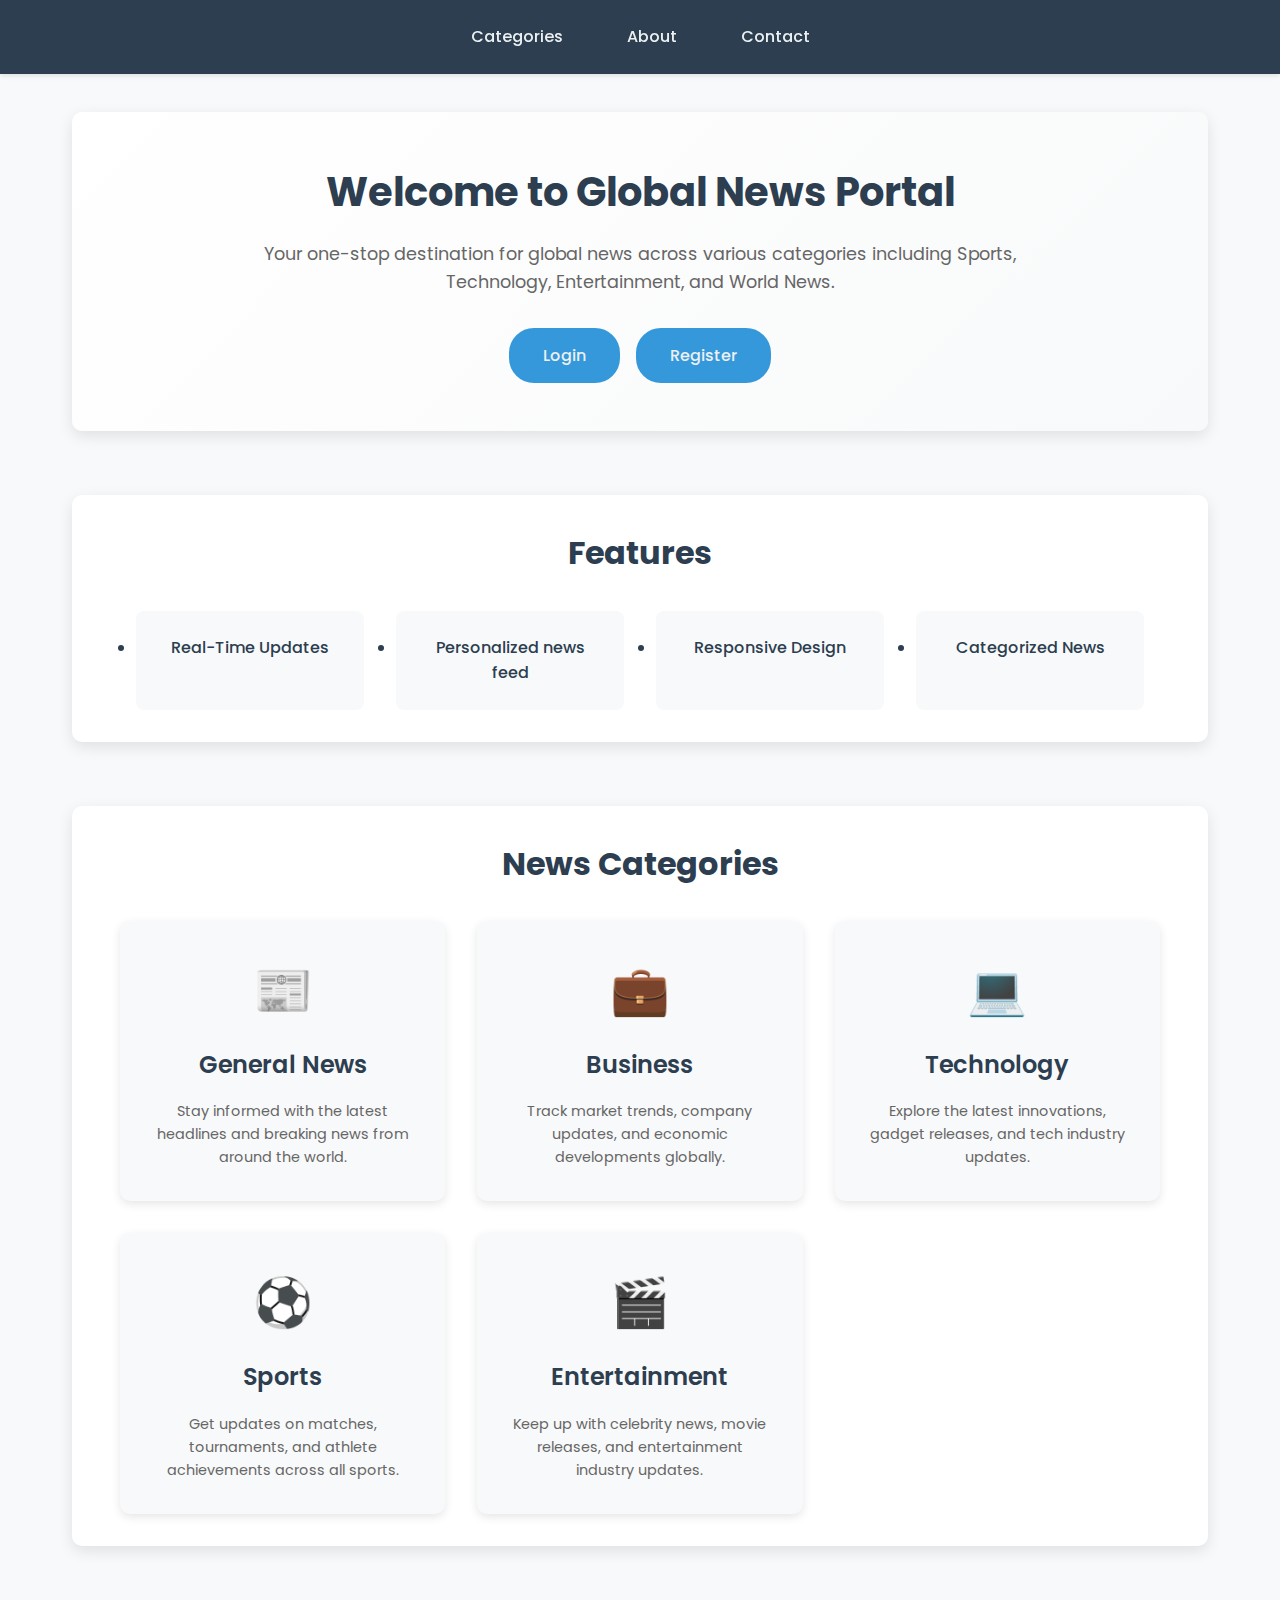
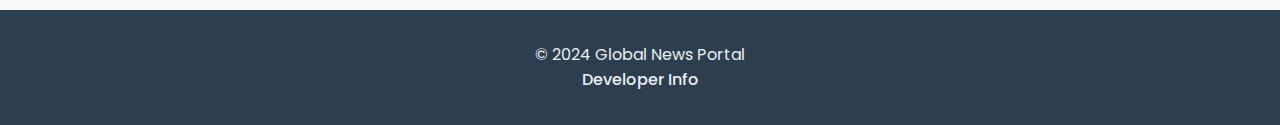
<file: index.html>
<!DOCTYPE html>
<html lang="en">
<head>
    <meta charset="UTF-8">
    <meta name="viewport" content="width=device-width, initial-scale=1.0">
    <title>Global News Portal</title>
    <link href="https://fonts.googleapis.com/css2?family=Poppins:wght@300;400;500;600;700&display=swap" rel="stylesheet">
    <style>
        :root {
            --primary-color: #2c3e50;
            --secondary-color: #3498db;
            --accent-color: #e74c3c;
            --text-light: #ecf0f1;
            --text-dark: #2c3e50;
            --background-light: #f8f9fa;
            --transition: all 0.3s ease;
        }

        * {
            margin: 0;
            padding: 0;
            box-sizing: border-box;
        }

        body {
            font-family: 'Poppins', sans-serif;
            line-height: 1.6;
            background-color: var(--background-light);
            color: var(--text-dark);
        }

        header {
            background-color: var(--primary-color);
            padding: 1.5rem 0;
            position: fixed;
            width: 100%;
            top: 0;
            z-index: 1000;
            box-shadow: 0 2px 5px rgba(0,0,0,0.1);
        }

        nav {
            max-width: 1200px;
            margin: 0 auto;
            padding: 0 2rem;
        }

        nav ul {
            list-style: none;
            display: flex;
            justify-content: center;
            gap: 2rem;
        }

        nav a {
            color: var(--text-light);
            text-decoration: none;
            font-weight: 500;
            padding: 0.5rem 1rem;
            border-radius: 4px;
            transition: var(--transition);
        }

        nav a:hover {
            background-color: var(--secondary-color);
            transform: translateY(-2px);
        }

        main {
            max-width: 1200px;
            margin: 7rem auto 2rem;
            padding: 0 2rem;
        }

        .welcome-container {
            text-align: center;
            padding: 3rem 1rem;
            background: linear-gradient(135deg, #fff, #f8f9fa);
            border-radius: 10px;
            box-shadow: 0 5px 15px rgba(0,0,0,0.1);
        }

        .welcome-container h1 {
            font-size: 2.5rem;
            color: var(--primary-color);
            margin-bottom: 1rem;
        }

        .welcome-container p {
            font-size: 1.1rem;
            color: #666;
            max-width: 800px;
            margin: 0 auto 2rem;
        }

        .auth-buttons {
            display: flex;
            gap: 1rem;
            justify-content: center;
            margin-top: 2rem;
        }

        .auth-btn {
            background-color: var(--secondary-color);
            color: var(--text-light);
            padding: 0.8rem 2rem;
            border-radius: 25px;
            text-decoration: none;
            font-weight: 500;
            transition: var(--transition);
            border: 2px solid var(--secondary-color);
        }

        .auth-btn:hover {
            background-color: transparent;
            color: var(--secondary-color);
            transform: translateY(-3px);
        }

        .features {
            margin-top: 4rem;
            padding: 2rem;
            background: white;
            border-radius: 10px;
            box-shadow: 0 5px 15px rgba(0,0,0,0.1);
        }

        .features h2 {
            text-align: center;
            color: var(--primary-color);
            margin-bottom: 2rem;
            font-size: 2rem;
        }

        .features ul {
            display: grid;
            grid-template-columns: repeat(auto-fit, minmax(200px, 1fr));
            gap: 2rem;
            padding: 0 2rem;
        }

        .features li {
            text-align: center;
            padding: 1.5rem;
            background: var(--background-light);
            border-radius: 8px;
            transition: var(--transition);
            font-weight: 500;
        }

        .features li:hover {
            transform: translateY(-5px);
            box-shadow: 0 5px 15px rgba(0,0,0,0.1);
        }

        footer {
            background-color: var(--primary-color);
            color: var(--text-light);
            text-align: center;
            padding: 2rem;
            margin-top: 4rem;
        }

        footer a {
            color: var(--text-light);
            text-decoration: none;
            font-weight: 500;
            transition: var(--transition);
        }

        footer a:hover {
            color: var(--secondary-color);
        }

        @media (max-width: 768px) {
            nav ul {
                flex-direction: column;
                align-items: center;
                gap: 1rem;
            }

            .welcome-container h1 {
                font-size: 2rem;
            }

            .features ul {
                grid-template-columns: 1fr;
            }
        }

        .categories {
    margin-top: 4rem;
    padding: 2rem;
    background: white;
    border-radius: 10px;
    box-shadow: 0 5px 15px rgba(0,0,0,0.1);
}

.categories h2 {
    text-align: center;
    color: var(--primary-color);
    margin-bottom: 2rem;
    font-size: 2rem;
}

.categories-grid {
    display: grid;
    grid-template-columns: repeat(auto-fit, minmax(250px, 1fr));
    gap: 2rem;
    padding: 0 1rem;
}

.category-card {
    background: var(--background-light);
    border-radius: 10px;
    padding: 2rem;
    text-align: center;
    transition: var(--transition);
    cursor: pointer;
    box-shadow: 0 3px 10px rgba(0,0,0,0.1);
}

.category-card:hover {
    transform: translateY(-5px);
    box-shadow: 0 5px 15px rgba(0,0,0,0.2);
}

.category-icon {
    font-size: 3rem;
    margin-bottom: 1rem;
}

.category-title {
    color: var(--primary-color);
    font-size: 1.5rem;
    margin-bottom: 1rem;
    font-weight: 600;
}

.category-description {
    color: #666;
    font-size: 0.9rem;
    line-height: 1.6;
}

@media (max-width: 768px) {
    .categories-grid {
        grid-template-columns: 1fr;
        gap: 1.5rem;
    }

    .category-card {
        padding: 1.5rem;
    }

    .category-title {
        font-size: 1.3rem;
    }
}
        
    </style>
</head>
<body>
    <header>
        <nav>
            <ul>
                <li><a href="categories.html">Categories</a></li>
                <li><a href="about.html">About</a></li>
                <li><a href="developer-info.html">Contact</a></li>
            </ul>
        </nav>
    </header>

    <main>
        <section class="welcome-container">
            <h1>Welcome to Global News Portal</h1>
            <p>Your one-stop destination for global news across various categories including Sports, Technology, Entertainment, and World News.</p>
            <div class="auth-buttons">
                <a href="login.html" class="auth-btn">Login</a>
                <a href="register.html" class="auth-btn">Register</a>
            </div>
        </section>

        <section class="features">
            <h2>Features</h2>
            <ul>
                <li>Real-Time Updates</li>
                <li>Personalized news feed</li>
                <li>Responsive Design</li>
                <li>Categorized News</li>
            </ul>
        </section>

        <section class="categories">
            <h2>News Categories</h2>
            <div class="categories-grid">
                <div class="category-card" data-category="general">
                    <div class="category-icon">📰</div>
                    <h3 class="category-title">General News</h3>
                    <p class="category-description">
                        Stay informed with the latest headlines and breaking news from around the world.
                    </p>
                </div>
  
                <div class="category-card" data-category="business">
                    <div class="category-icon">💼</div>
                    <h3 class="category-title">Business</h3>
                    <p class="category-description">
                        Track market trends, company updates, and economic developments globally.
                    </p>
                </div>
  
                <div class="category-card" data-category="technology">
                    <div class="category-icon">💻</div>
                    <h3 class="category-title">Technology</h3>
                    <p class="category-description">
                        Explore the latest innovations, gadget releases, and tech industry updates.
                    </p>
                </div>
  
                <div class="category-card" data-category="sports">
                    <div class="category-icon">⚽</div>
                    <h3 class="category-title">Sports</h3>
                    <p class="category-description">
                        Get updates on matches, tournaments, and athlete achievements across all sports.
                    </p>
                </div>
  
                <div class="category-card" data-category="entertainment">
                    <div class="category-icon">🎬</div>
                    <h3 class="category-title">Entertainment</h3>
                    <p class="category-description">
                        Keep up with celebrity news, movie releases, and entertainment industry updates.
                    </p>
                </div>
            </div>
        </section>
    </main>

    <footer>
        <p>&copy; 2024 Global News Portal</p>
        <p><a href="developer-info.html">Developer Info</a></p>
    </footer>
</body>
</html>
</file>
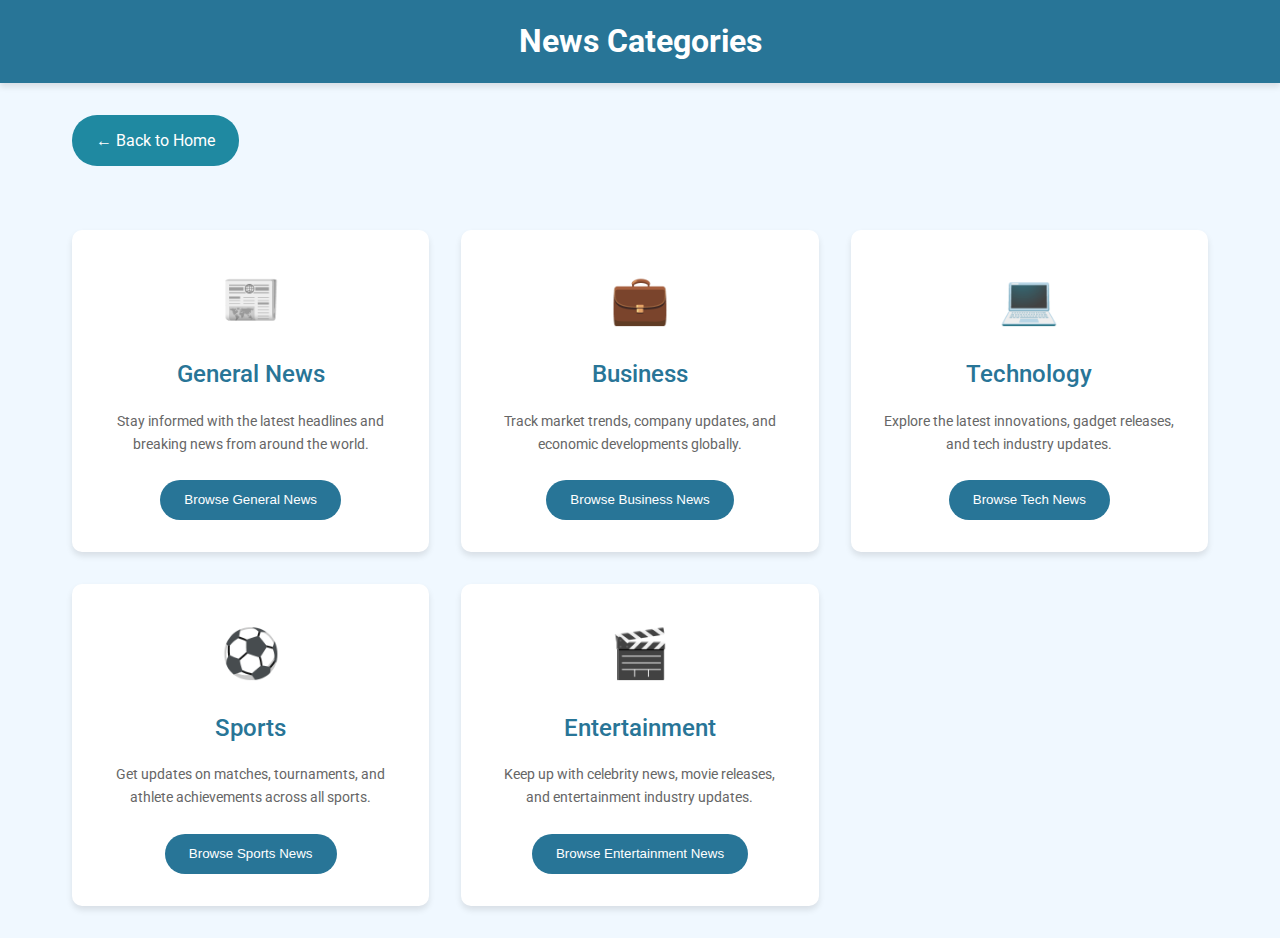
<file: categories.html>
<!DOCTYPE html>
<html lang="en">
<head>
    <meta charset="UTF-8">
    <meta name="viewport" content="width=device-width, initial-scale=1.0">
    <title>News Categories - Global News Hub</title>
    <link href="https://fonts.googleapis.com/css2?family=Roboto:wght@300;400;500;700&display=swap" rel="stylesheet">
    <style>
        :root {
            --primary-color: #287597;
            --secondary-color: #1f89a1;
            --background-color: #f0f8ff;
            --card-bg: #ffffff;
            --text-color: #333;
            --shadow: 0 4px 6px rgba(0, 0, 0, 0.1);
            --transition: all 0.3s ease;
        }

        * {
            margin: 0;
            padding: 0;
            box-sizing: border-box;
        }

        body {
            font-family: 'Roboto', sans-serif;
            background-color: var(--background-color);
            color: var(--text-color);
            line-height: 1.6;
        }

        header {
            background: var(--primary-color);
            color: white;
            padding: 1rem 0;
            text-align: center;
            box-shadow: var(--shadow);
        }

        .container {
            max-width: 1200px;
            margin: 2rem auto;
            padding: 0 2rem;
        }

        .categories-grid {
            display: grid;
            grid-template-columns: repeat(auto-fit, minmax(300px, 1fr));
            gap: 2rem;
            margin-top: 2rem;
        }

        .category-card {
            background: var(--card-bg);
            border-radius: 10px;
            padding: 2rem;
            text-align: center;
            box-shadow: var(--shadow);
            transition: var(--transition);
            cursor: pointer;
            position: relative;
            overflow: hidden;
        }

        .category-card:hover {
            transform: translateY(-5px);
            box-shadow: 0 6px 12px rgba(0, 0, 0, 0.15);
        }

        .category-icon {
            font-size: 3rem;
            margin-bottom: 1rem;
            color: var(--primary-color);
        }

        .category-title {
            font-size: 1.5rem;
            font-weight: 500;
            margin-bottom: 1rem;
            color: var(--primary-color);
        }

        .category-description {
            font-size: 0.9rem;
            color: #666;
            margin-bottom: 1.5rem;
        }

        .category-btn {
            background: var(--primary-color);
            color: white;
            border: none;
            padding: 0.8rem 1.5rem;
            border-radius: 25px;
            cursor: pointer;
            transition: var(--transition);
            text-decoration: none;
            display: inline-block;
        }

        .category-btn:hover {
            background: var(--secondary-color);
        }

        .back-btn {
            display: inline-block;
            padding: 0.8rem 1.5rem;
            background: var(--secondary-color);
            color: white;
            text-decoration: none;
            border-radius: 25px;
            margin-bottom: 2rem;
            transition: var(--transition);
        }

        .back-btn:hover {
            background: var(--primary-color);
        }

        @media (max-width: 768px) {
            .container {
                padding: 0 1rem;
            }

            .categories-grid {
                grid-template-columns: 1fr;
            }
        }
    </style>
</head>
<body>
    <header>
        <h1>News Categories</h1>
    </header>

    <div class="container">
        <a href="index.html" class="back-btn">← Back to Home</a>

        <div class="categories-grid">
            <div class="category-card">
                <div class="category-icon">📰</div>
                <h2 class="category-title">General News</h2>
                <p class="category-description">
                    Stay informed with the latest headlines and breaking news from around the world.
                </p>
                <button class="category-btn" data-category="general">Browse General News</button>
            </div>

            <div class="category-card">
                <div class="category-icon">💼</div>
                <h2 class="category-title">Business</h2>
                <p class="category-description">
                    Track market trends, company updates, and economic developments globally.
                </p>
                <button class="category-btn" data-category="business">Browse Business News</button>
            </div>

            <div class="category-card">
                <div class="category-icon">💻</div>
                <h2 class="category-title">Technology</h2>
                <p class="category-description">
                    Explore the latest innovations, gadget releases, and tech industry updates.
                </p>
                <button class="category-btn" data-category="technology">Browse Tech News</button>
            </div>

            <div class="category-card">
                <div class="category-icon">⚽</div>
                <h2 class="category-title">Sports</h2>
                <p class="category-description">
                    Get updates on matches, tournaments, and athlete achievements across all sports.
                </p>
                <button class="category-btn" data-category="sports">Browse Sports News</button>
            </div>

            <div class="category-card">
                <div class="category-icon">🎬</div>
                <h2 class="category-title">Entertainment</h2>
                <p class="category-description">
                    Keep up with celebrity news, movie releases, and entertainment industry updates.
                </p>
                <button class="category-btn" data-category="entertainment">Browse Entertainment News</button>
            </div>
        </div>
    </div>

    <script>
        document.querySelectorAll('.category-btn').forEach(button => {
            button.addEventListener('click', function() {
                const category = this.dataset.category;
                window.location.href = `index.html?category=${category}`;
            });
        });
    </script>
</body>
</html>
</file>
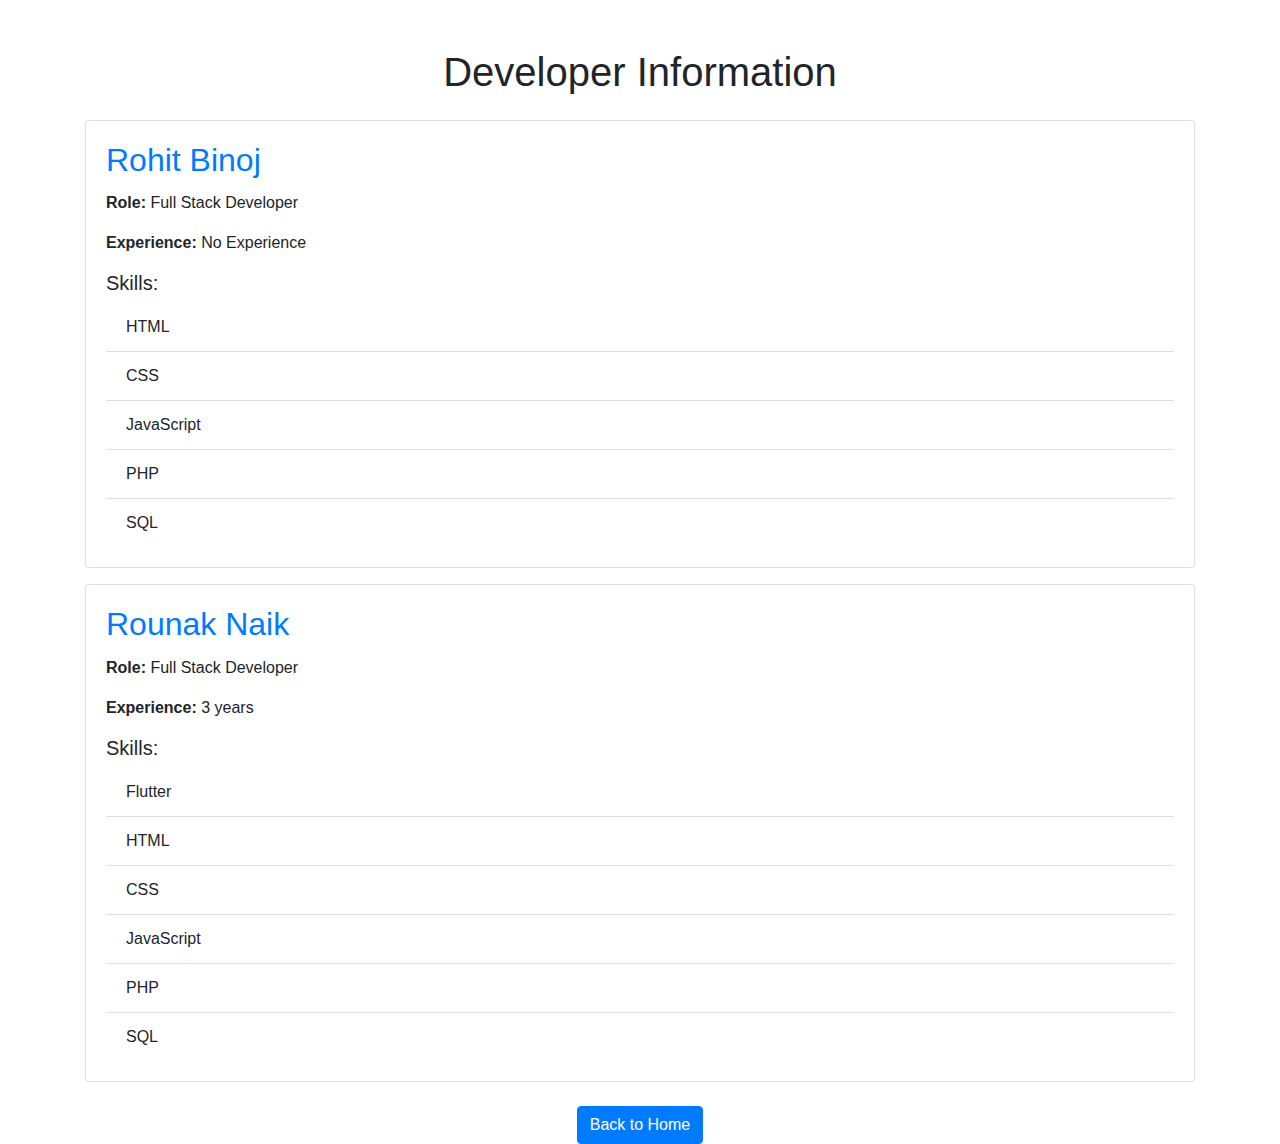
<file: developer-info.html>
<!DOCTYPE html>
<html lang="en">
  <head>
    <meta charset="UTF-8" />
    <meta name="viewport" content="width=device-width, initial-scale=1.0" />
    <title>Developer Information</title>
    <link
      href="https://maxcdn.bootstrapcdn.com/bootstrap/4.5.2/css/bootstrap.min.css"
      rel="stylesheet"
    />
  </head>
  <body>
    <div class="container mt-5">
      <h1 class="text-center mb-4">Developer Information</h1>


      <div class="card mb-3">
        <div class="card-body">
          <h2 class="card-title text-primary">Rohit Binoj</h2>
          <p class="card-text"><strong>Role:</strong> Full Stack Developer</p>
          <p class="card-text"><strong>Experience:</strong> No Experience</p>
          <h5>Skills:</h5>
          <ul class="list-group list-group-flush">
            <li class="list-group-item">HTML</li>
            <li class="list-group-item">CSS</li>
            <li class="list-group-item">JavaScript</li>
            <li class="list-group-item">PHP</li>
            <li class="list-group-item">SQL</li>
          </ul>
        </div>
      </div>

      <div class="card mb-3">
        <div class="card-body">
          <h2 class="card-title text-primary">Rounak Naik</h2>
          <p class="card-text"><strong>Role:</strong> Full Stack Developer</p>
          <p class="card-text"><strong>Experience:</strong> 3 years</p>
          <h5>Skills:</h5>
          <ul class="list-group list-group-flush">
            <li class="list-group-item">Flutter</li>
            <li class="list-group-item">HTML</li>
            <li class="list-group-item">CSS</li>
            <li class="list-group-item">JavaScript</li>
            <li class="list-group-item">PHP</li>
            <li class="list-group-item">SQL</li>
          </ul>
        </div>
      </div>


      <div class="text-center mt-4">
        <a href="index.html" class="btn btn-primary">Back to Home</a>
      </div>
    </div>


    <script src="https://code.jquery.com/jquery-3.5.1.slim.min.js"></script>
    <script src="https://cdn.jsdelivr.net/npm/@popperjs/core@2.0.7/dist/umd/popper.min.js"></script>
    <script src="https://stackpath.bootstrapcdn.com/bootstrap/4.5.2/js/bootstrap.min.js"></script>
  </body>
</html>
</file>
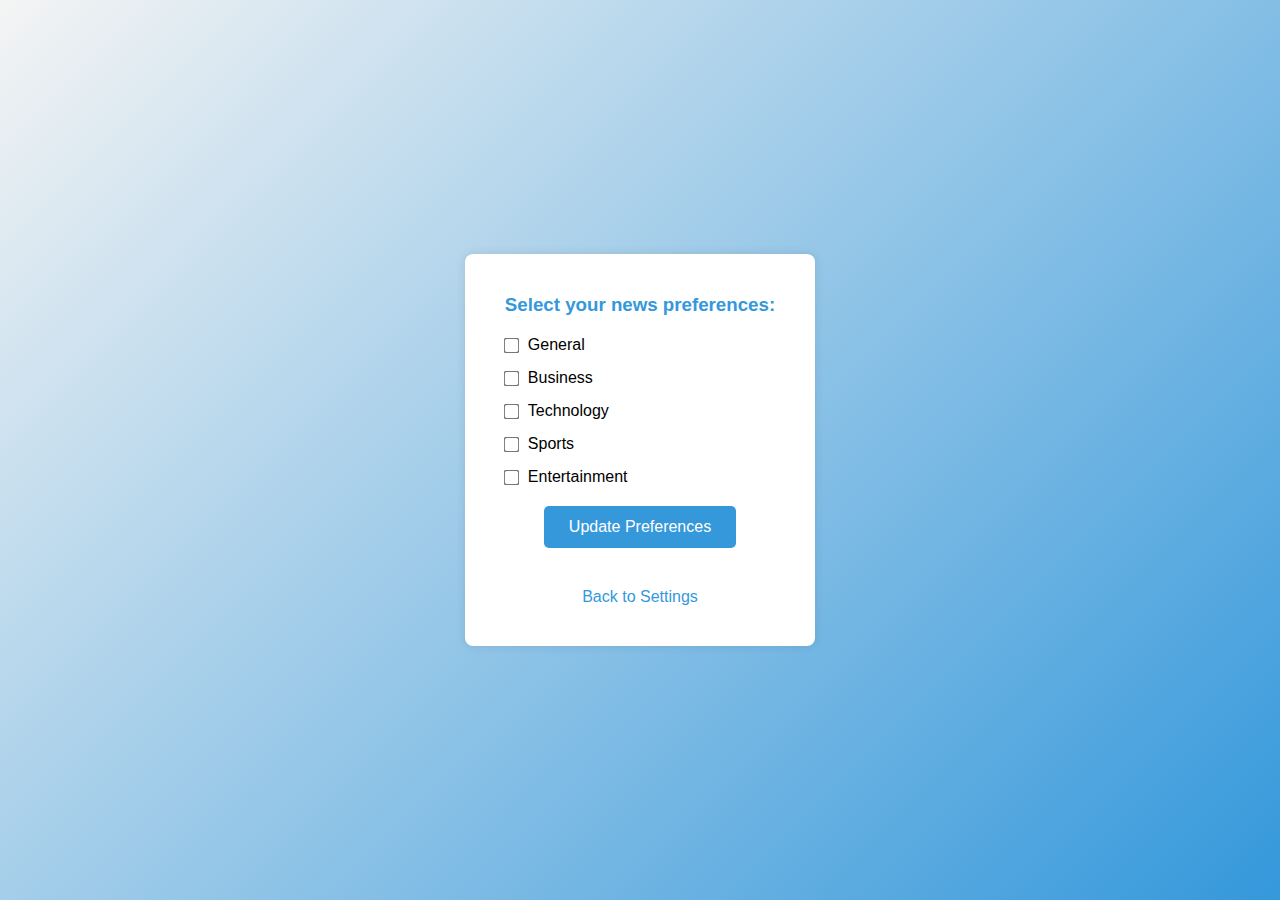
<file: edit_preference.html>
<!DOCTYPE html>
<html lang="en">
<head>
    <meta charset="UTF-8">
    <meta name="viewport" content="width=device-width, initial-scale=1.0">
    <title>Edit Preferences</title>
    <style>
        * {
            margin: 0;
            padding: 0;
            box-sizing: border-box;
        }

        body {
            font-family: Arial, sans-serif;
            background: linear-gradient(135deg, #f4f4f4, #3498db);
            display: flex;
            justify-content: center;
            align-items: center;
            height: 100vh;
            animation: gradientAnimation 15s ease infinite;
        }

        @keyframes gradientAnimation {
            0% {
                background-position: 0% 50%;
            }
            50% {
                background-position: 100% 50%;
            }
            100% {
                background-position: 0% 50%;
            }
        }

        .preferences-section {
            max-width: 800px; 
            margin: 50px auto;
            padding: 40px; 
            text-align: center; 
            background-color: #fff;
            box-shadow: 0 0 10px rgba(0, 0, 0, 0.1);
            border-radius: 8px;
        }

        .preferences-section h3 {
            margin-bottom: 20px;
            color: #3498db;
        }

        .checkbox-group {
            display: grid;
            gap: 15px;
            margin-top: 20px;
        }

        .checkbox-item {
            display: flex;
            align-items: center;
            gap: 10px;
        }

        .checkbox-item input[type="checkbox"] {
            transform: scale(1.2);
        }

        .submit-button {
            margin-top: 20px;
            padding: 12px 25px;
            background-color: #3498db;
            color: white;
            border: none;
            border-radius: 5px;
            cursor: pointer;
            font-size: 16px;
            transition: background-color 0.3s ease;
        }

        .submit-button:hover {
            background-color: #2980b9;
        }

        .back-button {
            display: block;
            text-align: center;
            margin-top: 30px;
            color: #3498db;
            text-decoration: none;
            font-size: 16px;
        }

        .back-button:hover {
            text-decoration: underline;
        }
    </style>
    
</head>
<body>
    <form action="update_preferences.php" method="POST" onsubmit="return validateForm()">
        <div class="preferences-section">
            <h3>Select your news preferences:</h3>
            <div class="checkbox-group">
                <div class="checkbox-item">
                    <input type="checkbox" id="general" name="preferences[]" value="general">
                    <label for="general">General</label>
                </div>
                <div class="checkbox-item">
                    <input type="checkbox" id="business" name="preferences[]" value="business">
                    <label for="business">Business</label>
                </div>
                <div class="checkbox-item">
                    <input type="checkbox" id="technology" name="preferences[]" value="technology">
                    <label for="technology">Technology</label>
                </div>
                <div class="checkbox-item">
                    <input type="checkbox" id="sports" name="preferences[]" value="sports">
                    <label for="sports">Sports</label>
                </div>
                <div class="checkbox-item">
                    <input type="checkbox" id="entertainment" name="preferences[]" value="entertainment">
                    <label for="entertainment">Entertainment</label>
                </div>
            </div>
            <button type="submit" class="submit-button">Update Preferences</button>
            <a href="settings.html" class="back-button" style="display: block; text-align: center; margin-top: 20px; color: #3498db; text-decoration: none; font-size: 16px; margin-top: 40px">Back to Settings</a>
        </div>
    </form>

    <script>
        function validateForm() {
            const checkboxes = document.querySelectorAll('input[type="checkbox"]:checked');
            if (checkboxes.length < 2) {
                alert('Please select at least two preferences.');
                return false;
            }
            return true;
        }
    </script>
</body>
</html>
</file>
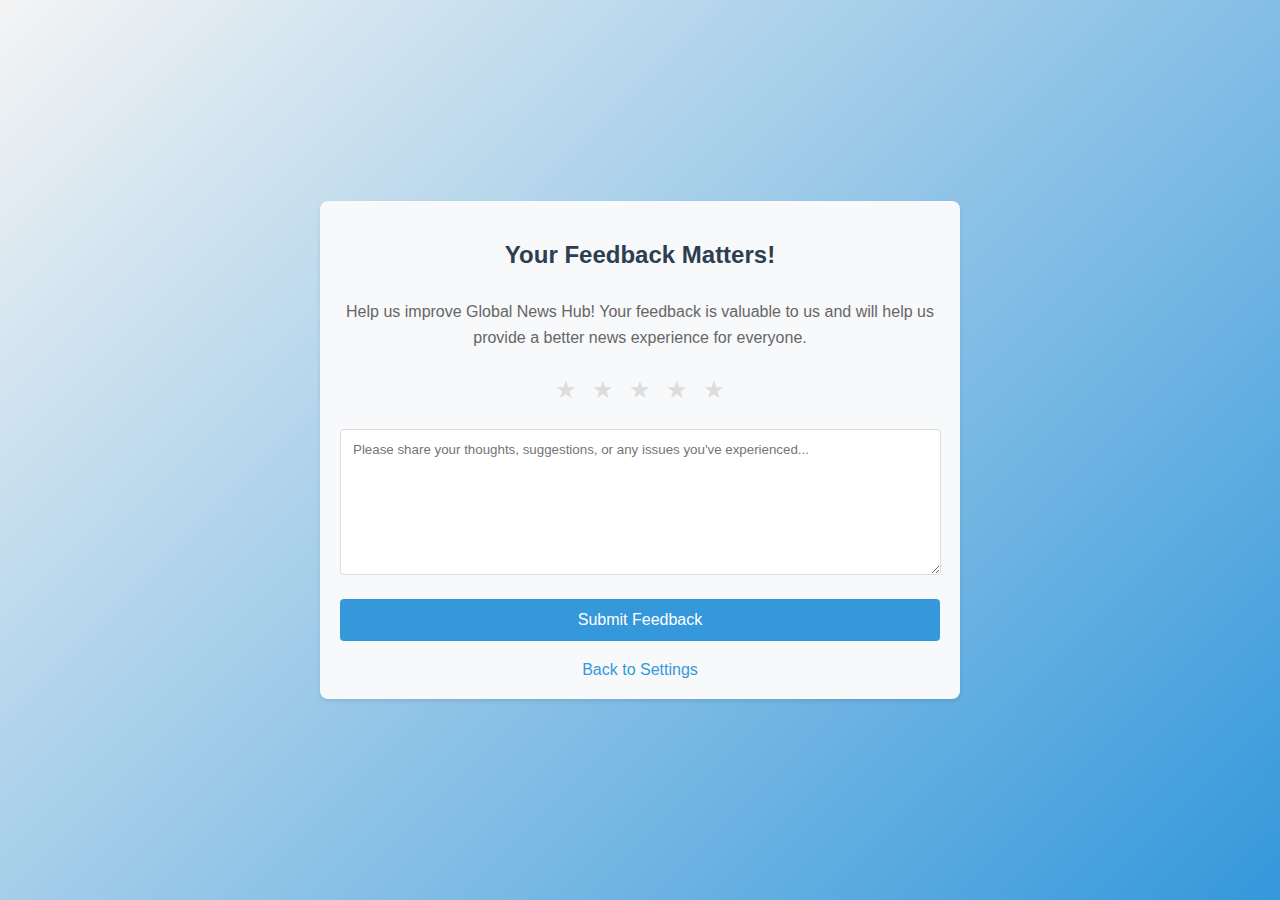
<file: feedback.html>
<!DOCTYPE html>
<html lang="en">
<head>
    <meta charset="UTF-8">
    <meta name="viewport" content="width=device-width, initial-scale=1.0">
    <title>Feedback - Global News Hub</title>
    <style>
        body {
            font-family: Arial, sans-serif;
            background: linear-gradient(135deg, #f4f4f4, #3498db);
            display: flex;
            justify-content: center;
            align-items: center;
            height: 100vh;
            animation: gradientAnimation 15s ease infinite;
            margin: 0;
        }

        @keyframes gradientAnimation {
            0% {
                background-position: 0% 50%;
            }
            50% {
                background-position: 100% 50%;
            }
            100% {
                background-position: 0% 50%;
            }
        }

        .feedback-container {
            max-width: 600px;
            margin: 40px auto;
            padding: 20px;
            background-color: #f8f9fa;
            border-radius: 8px;
            box-shadow: 0 2px 4px rgba(0,0,0,0.1);
        }

        .feedback-header {
            text-align: center;
            color: #2c3e50;
            margin-bottom: 30px;
        }

        .feedback-message {
            color: #666;
            text-align: center;
            margin-bottom: 25px;
            line-height: 1.6;
        }

        .rating-container {
            display: flex;
            justify-content: center;
            gap: 15px;
            margin-bottom: 25px;
            flex-direction: row-reverse; 
        }

        .star-rating {
            display: none;
        }

        .star-label {
            font-size: 24px;
            color: #ddd;
            cursor: pointer;
        }

        .star-label:hover,
        .star-label:hover ~ .star-label {
            color: #ffd700;
        }

        .star-rating:checked ~ .star-label {
            color: #ffd700;
        }

        .comment-area {
            width: calc(100% - 25px); 
            min-height: 120px;
            padding: 12px;
            margin-bottom: 20px;
            border: 1px solid #ddd;
            border-radius: 4px;
            resize: vertical;
            font-family: Arial, sans-serif;
        }

        .submit-button {
            display: block;
            width: 100%;
            padding: 12px;
            background-color: #3498db;
            color: white;
            border: none;
            border-radius: 4px;
            cursor: pointer;
            font-size: 16px;
        }

        .submit-button:hover {
            background-color: #2980b9;
        }

        .back-link {
            display: block;
            text-align: center;
            margin-top: 20px;
            color: #3498db;
            text-decoration: none;
            font-family: Arial, sans-serif;
        }

        .back-link:hover {
            text-decoration: underline;
        }
    </style>
</head>
<body>
    <div class="feedback-container">
        <div class="feedback-header">
            <h2>Your Feedback Matters!</h2>
        </div>
        <p class="feedback-message">
            Help us improve Global News Hub! Your feedback is valuable to us and will help us provide a better news experience for everyone.
        </p>
        
        <form action="submit_feedback.php" method="POST">
            <div class="rating-container">
                <input type="radio" id="star5" name="rating" value="5" class="star-rating" required>
                <label for="star5" class="star-label">★</label>
                <input type="radio" id="star4" name="rating" value="4" class="star-rating">
                <label for="star4" class="star-label">★</label>
                <input type="radio" id="star3" name="rating" value="3" class="star-rating">
                <label for="star3" class="star-label">★</label>
                <input type="radio" id="star2" name="rating" value="2" class="star-rating">
                <label for="star2" class="star-label">★</label>
                <input type="radio" id="star1" name="rating" value="1" class="star-rating">
                <label for="star1" class="star-label">★</label>
            </div>

            <textarea 
                name="comment" 
                class="comment-area" 
                placeholder="Please share your thoughts, suggestions, or any issues you've experienced..."
                required
            ></textarea>

            <button type="submit" class="submit-button">Submit Feedback</button>
        </form>

        <a href="settings.html" class="back-link">Back to Settings</a>
    </div>
</body>
</html>
</file>
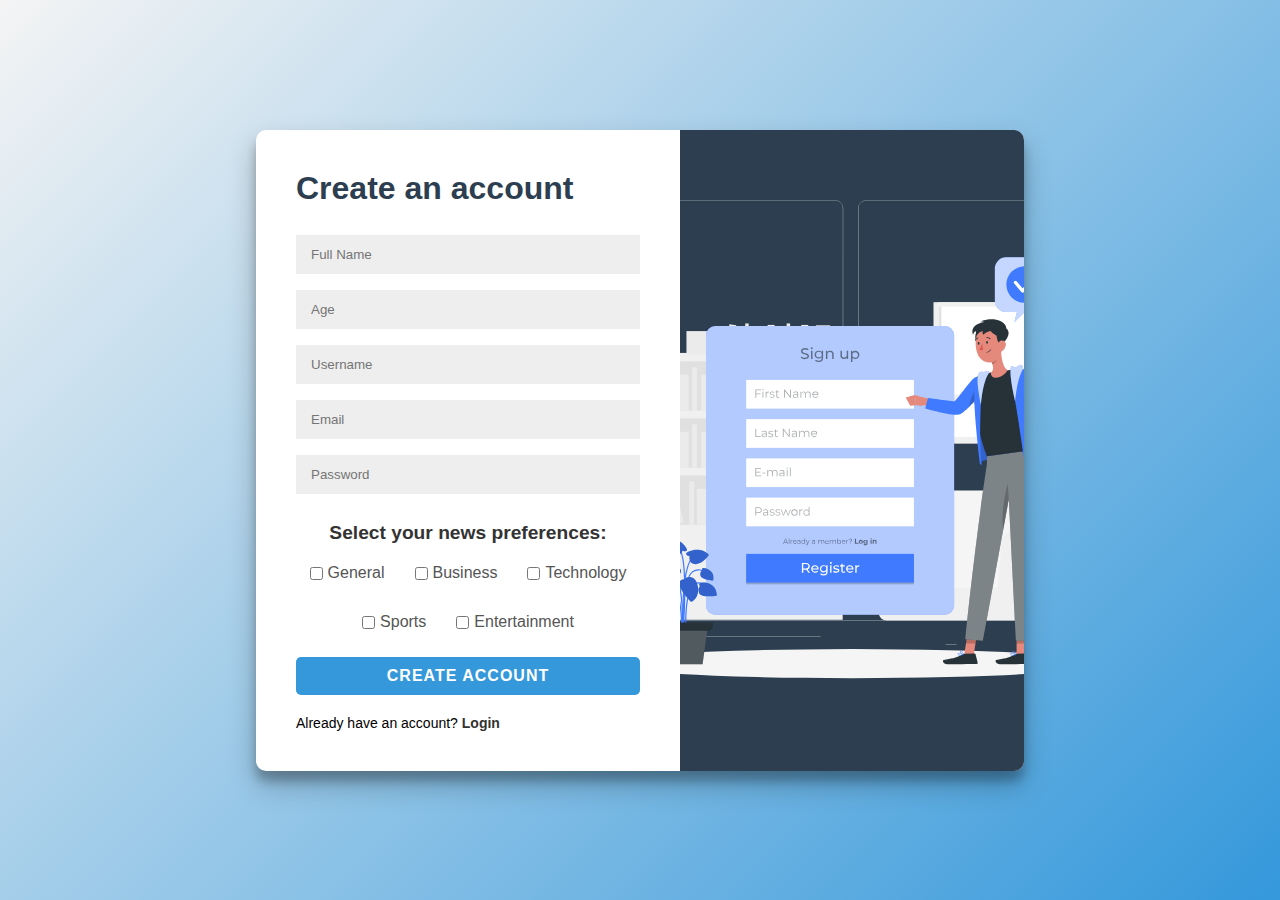
<file: register.html>
<!DOCTYPE html>
<html lang="en">
<head>
    <meta charset="UTF-8">
    <meta name="viewport" content="width=device-width, initial-scale=1.0">
    <title>Create Account - Global News Hub</title>
    <link rel="stylesheet" href="auth.css" />
    <style>
        .preferences-section {
            text-align: center;
        }
        .checkbox-group {
            display: flex;
            flex-wrap: wrap;
            justify-content: center;
        }
        .checkbox-item {
            margin: 5px 10px;
        }
    </style>
</head>
<body>
    <div class="container">
        <div class="form-container">
            <h1>Create an account</h1>
            <form id="register-form" action="registration.php" method="POST" >
                <div class="form-group">
                    <input type="text" id="name" name="name" required placeholder="Full Name">
                </div>
                <div class="form-group">
                    <input type="number" id="age" name="age" required placeholder="Age">
                </div>
                <div class="form-group">
                    <input type="text" id="username" name="username" required placeholder="Username">
                </div>
                <div class="form-group">
                    <input type="email" id="email" name="email" required placeholder="Email">
                </div>
                <div class="form-group">
                    <input type="password" id="password" name="password" required placeholder="Password">
                </div>

                <div class="preferences-section">
                    <h3>Select your news preferences:</h3>
                    <div class="checkbox-group">
                        <div class="checkbox-item">
                            <input type="checkbox" id="general" name="preferences[]" value="general">
                            <label for="general">General</label>
                        </div>
                        <div class="checkbox-item">
                            <input type="checkbox" id="business" name="preferences[]" value="business">
                            <label for="business">Business</label>
                        </div>
                        <div class="checkbox-item">
                            <input type="checkbox" id="technology" name="preferences[]" value="technology">
                            <label for="technology">Technology</label>
                        </div>
                        <div class="checkbox-item">
                            <input type="checkbox" id="sports" name="preferences[]" value="sports">
                            <label for="sports">Sports</label>
                        </div>
                        <div class="checkbox-item">
                            <input type="checkbox" id="entertainment" name="preferences[]" value="entertainment">
                            <label for="entertainment">Entertainment</label>
                        </div>
                    </div>
                </div>


                <button type="submit" style="background-color: #3498db; color: white; padding: 10px 20px; border: none; border-radius: 5px; cursor: pointer; font-size: 16px;">Create Account</button>
                <p>Already have an account? <strong><a href="login.html">Login</a></strong></p>
            </form>
        </div>
        <div class="image-container">
            <img src="Sign up-rafiki.svg" alt="News Background">
        </div>
    </div>

    <script>

function validateForm() {
    const name = document.getElementById('name').value;
    const username = document.getElementById('username').value;
    const email = document.getElementById('email').value;
    const password = document.getElementById('password').value;

    const namePattern = /^[A-Za-z\s]+$/;
    const usernamePattern = /^[a-zA-Z0-9._]{3,15}$/;
    const emailPattern = /^[a-zA-Z0-9._%+-]+@[a-zA-Z0-9.-]+\.[a-zA-Z]{2,}$/;
    const passwordPattern = /^.{6,}$/;

    if (!namePattern.test(name)) {
        alert('Please enter a valid name(no numbers or special characters).');
        return false;
    }

    const age = document.getElementById('age').value;
    if (age <= 0) {
        alert('Please enter a valid age.');
        return false;
    }

    if (!usernamePattern.test(username)) {
        alert('Please enter a valid Username.\n3-15 characters\nNo special characters\nCan include underscores or dots.');
        return false;
    }

    function validateemail() {
        var x = document.getElementById('email').value;
        var atposition = x.indexOf("@");
        var dotposition = x.lastIndexOf(".");
        if (atposition < 1 || dotposition < atposition + 2 || dotposition + 2 >= x.length) {
            alert("Please enter a valid e-mail address");
            return false;
        }
        return true;
    }

    if (!validateemail()) {
        return false;
    }

    if (!passwordPattern.test(password)) {
        alert('Password should be at least 6 characters long.');
        return false;
    }

    const preferences = document.querySelectorAll('input[name="preferences[]"]:checked');
    if (preferences.length < 2) {
        alert('Please select at least 2 news preferences.');
        return false;
    }

    return true;
}

const registerForm = document.getElementById('register-form');
if (registerForm) {
    registerForm.addEventListener('submit', (e) => {
        if (!validateForm()) {
            e.preventDefault(); 
        }
    });
}

    </script>
</body>
</html>
</file>
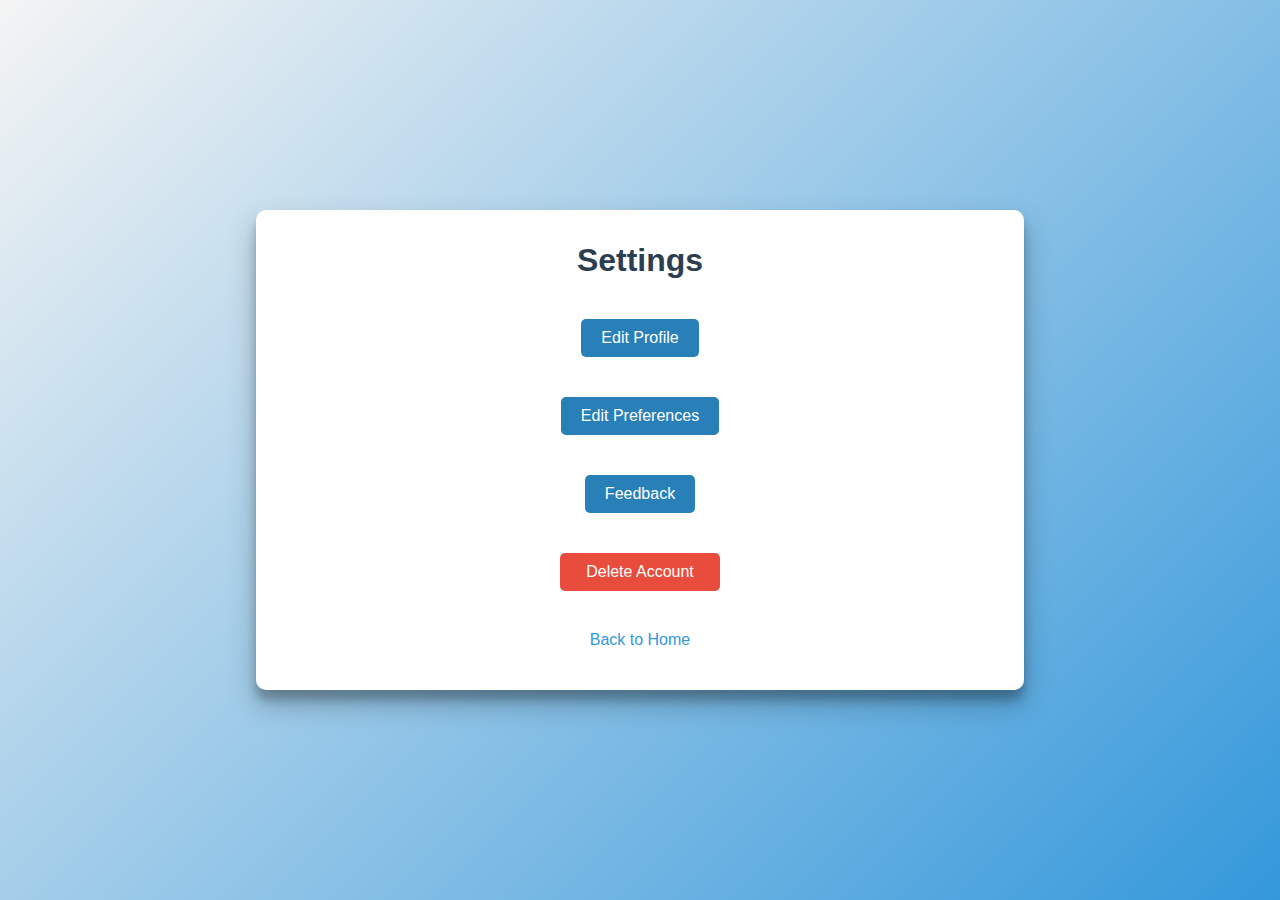
<file: settings.html>
<!DOCTYPE html>
<html lang="en">
  <head>
    <meta charset="UTF-8" />
    <meta name="viewport" content="width=device-width, initial-scale=1.0" />
    <title>Settings</title>
    <style>
      * {
        margin: 0;
        padding: 0;
        box-sizing: border-box;
      }

      body {
        font-family: Arial, sans-serif;
        background: linear-gradient(135deg, #f4f4f4, #3498db);
        display: flex;
        justify-content: center;
        align-items: center;
        height: 100vh;
        animation: gradientAnimation 15s ease infinite;
      }

      @keyframes gradientAnimation {
        0% {
          background-position: 0% 50%;
        }
        50% {
          background-position: 100% 50%;
        }
        100% {
          background-position: 0% 50%;
        }
      }

      .container {
        display: flex;
        background-color: white;
        border-radius: 10px;
        box-shadow: 0 14px 28px rgba(0, 0, 0, 0.25),
          0 10px 10px rgba(0, 0, 0, 0.22);
        overflow: hidden;
        width: 768px;
        max-width: 100%;
        min-height: 480px;
        flex-direction: column;
        justify-content: center;
        align-items: center;
      }

      h1 {
        margin-bottom: 20px;
        color: #2c3e50;
      }

      .settings-option {
        margin: 10px 0;
        text-align: center;
      }

      .settings-option button {
        padding: 10px 20px;
        font-size: 16px;
        cursor: pointer;
        border: none;
        border-radius: 5px;
        margin: 10px;
      }

      .edit-profile, .edit-preferences, .feedbackform {
        background-color: #2980b9;
        color: white;
      }

      .delete-button {
    display: block;
    width: 160px;  
    padding: 10px;
    margin: 20px auto;  
    background-color: #e74c3c;
    color: white;
    border: none;
    border-radius: 4px;
    cursor: pointer;
    text-align: center;  
}

.delete-button:hover {
    background-color: #c0392b;
}
    </style>
  </head>
  <body>
    <div class="container">
      <h1>Settings</h1>
      <div class="settings-option">
        <button class="edit-profile" onclick="window.location.href='edit.php'">Edit Profile</button>
      </div>

      <div class="settings-option">
        <button class="edit-preferences" onclick="window.location.href='edit_preference.html'">Edit Preferences</button>
      </div>

      <div class="settings-option">
        <button class="feedbackform" onclick="window.location.href='feedback.html'">Feedback</button>
      </div>

      <div class="settings-option">
        <button onclick="if(confirm('Are you sure you want to delete your account? This cannot be undone.')) window.location.href='delete_account.php'" class="delete-button">Delete Account</button>
        <a href="newindex.html" class="back-button" style="display: block; text-align: center; margin-top: 20px; color: #3498db; text-decoration: none; font-size: 16px; margin-top: 40px">Back to Home</a>
      </div>
    </div>
  </body>
</html>
</file>
<file: auth.css>
* {
  margin: 0;
  padding: 0;
  box-sizing: border-box;
}

body {
  font-family: Arial, sans-serif;
  background: linear-gradient(135deg, #f4f4f4, #3498db);
  display: flex;
  justify-content: center;
  align-items: center;
  height: 100vh;
  animation: gradientAnimation 15s ease infinite;
}

@keyframes gradientAnimation {
  0% {
    background-position: 0% 50%;
  }
  50% {
    background-position: 100% 50%;
  }
  100% {
    background-position: 0% 50%;
  }
}

.container {
  display: flex;
  background-color: white;
  border-radius: 10px;
  box-shadow: 0 14px 28px rgba(0, 0, 0, 0.25), 0 10px 10px rgba(0, 0, 0, 0.22);
  overflow: hidden;
  width: 768px;
  max-width: 100%;
  min-height: 480px;
}

.form-container {
  flex: 1;
  padding: 40px;
  display: flex;
  flex-direction: column;
  justify-content: center;
}

.image-container {
  flex: 1;
  background-color: #2c3e50;
  display: flex;
  align-items: center;
  justify-content: center;
}

.image-container img {
  width: 100%;
  height: 100%;
  object-fit: cover;
}

h1 {
  margin-bottom: 20px;
  color: #2c3e50;
}

form {
  display: flex;
  flex-direction: column;
}

input {
  background-color: #eee;
  border: none;
  padding: 12px 15px;
  margin: 8px 0;
  width: 100%;
}

button {
  border-radius: 20px;
  border: 1px solid #3498db;
  background-color: #3498db;
  color: #ffffff;
  font-size: 12px;
  font-weight: bold;
  padding: 12px 45px;
  letter-spacing: 1px;
  text-transform: uppercase;
  transition: transform 80ms ease-in;
  cursor: pointer;
  margin-top: 15px;
}

button:active {
  transform: scale(0.95);
}

button:focus {
  outline: none;
}

a {
  color: #333;
  font-size: 14px;
  text-decoration: none;
  margin: 15px 0;
}

p {
  font-size: 14px;
  margin-top: 20px;
}

.preferences-section {
  margin-top: 20px;
  display: flex;
  flex-wrap: wrap;
  justify-content: center;
}

.category-btn {
  margin: 5px;
  padding: 10px 20px;
  border: 1px solid #ddd;
  border-radius: 4px;
  background-color: #3498db;
  color: white;
  cursor: pointer;
  transition: background-color 0.3s ease, transform 0.2s ease;
}

.category-btn:hover {
  background-color: #0056b3;
}

.category-btn:active {
  transform: scale(0.95);
}

.category-btn.selected {
  background-color: #0056b3;
  color: white;
}

.preferences-section {
        margin-top: 20px;
      }

      .preferences-section h3 {
        margin-bottom: 10px;
        font-size: 1.2em;
        color: #333;
      }

      .checkbox-group {
        display: flex;
        flex-wrap: wrap;
        gap: 10px;
      }

      .checkbox-group div {
        display: flex;
        align-items: center;
      }

      .checkbox-group input[type="checkbox"] {
        margin-right: 5px;
      }

      .checkbox-group label {
        font-size: 1em;
        color: #555;
      }
</file>
